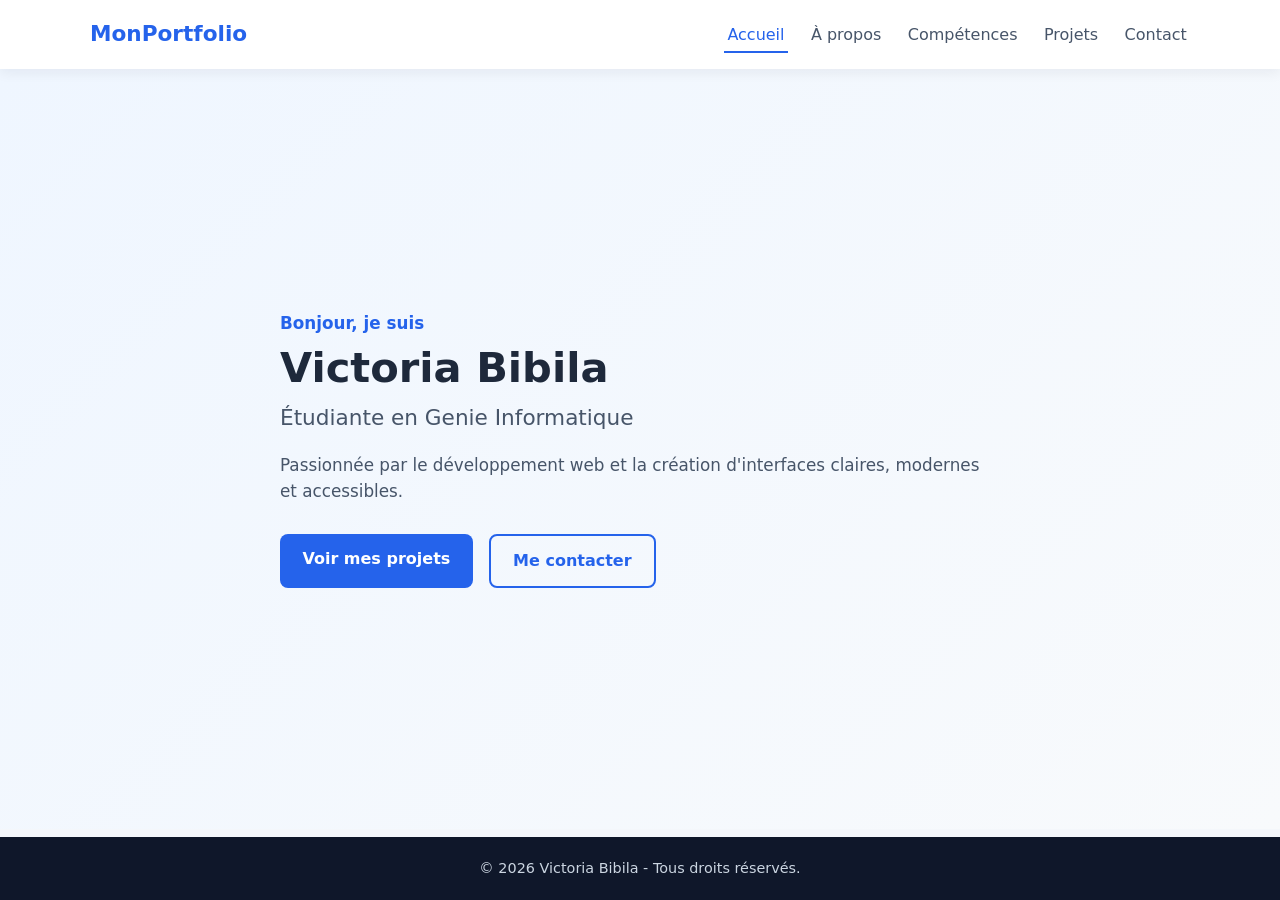
<file: index.html>
<!DOCTYPE html>
<html lang="fr">
<head>
    <meta charset="UTF-8">
    <meta name="viewport" content="width=device-width, initial-scale=1.0">
    <title>Accueil - Mon Portfolio</title>
    <!-- Lien vers la feuille de style CSS -->
    <link rel="stylesheet" href="css/style.css">
</head>
<body>

    <!-- En-tête et menu de navigation -->
    <header class="header">
        <div class="container nav-container">
            <a href="index.html" class="logo">MonPortfolio</a>
            <nav class="nav">
                <ul class="nav-list">
                    <a href="index.html" class="active">Accueil</a>
                    <a href="a-propos.html">À propos</a>
                    <a href="competences.html">Compétences</a>
                    <a href="projets.html">Projets</a>
                    <a href="contact.html">Contact</a>
                </ul>
            </nav>
        </div>
    </header>

    <!-- Contenu principal : Hero Section -->
    <main>
        <section class="hero">
            <div class="container hero-content fade-in">
                <p class="hero-subtitle">Bonjour, je suis</p>
                <h1 class="hero-title">Victoria Bibila</h1>
                <h2 class="hero-role">Étudiante en Genie Informatique</h2>
                <p class="hero-tagline">
                    Passionnée par le développement web et la création d'interfaces claires, modernes et accessibles.
                </p>
                <div class="hero-buttons">
                    <a href="projets.html" class="btn btn-primary">Voir mes projets</a>
                    <a href="contact.html" class="btn btn-secondary">Me contacter</a>
                </div>
            </div>
        </section>
    </main>

    <!-- Pied de page -->
    <footer class="footer">
        <div class="container">
            <p>&copy; 2026 Victoria Bibila - Tous droits réservés.</p>
        </div>
    </footer>

</body>
</html>
</file>
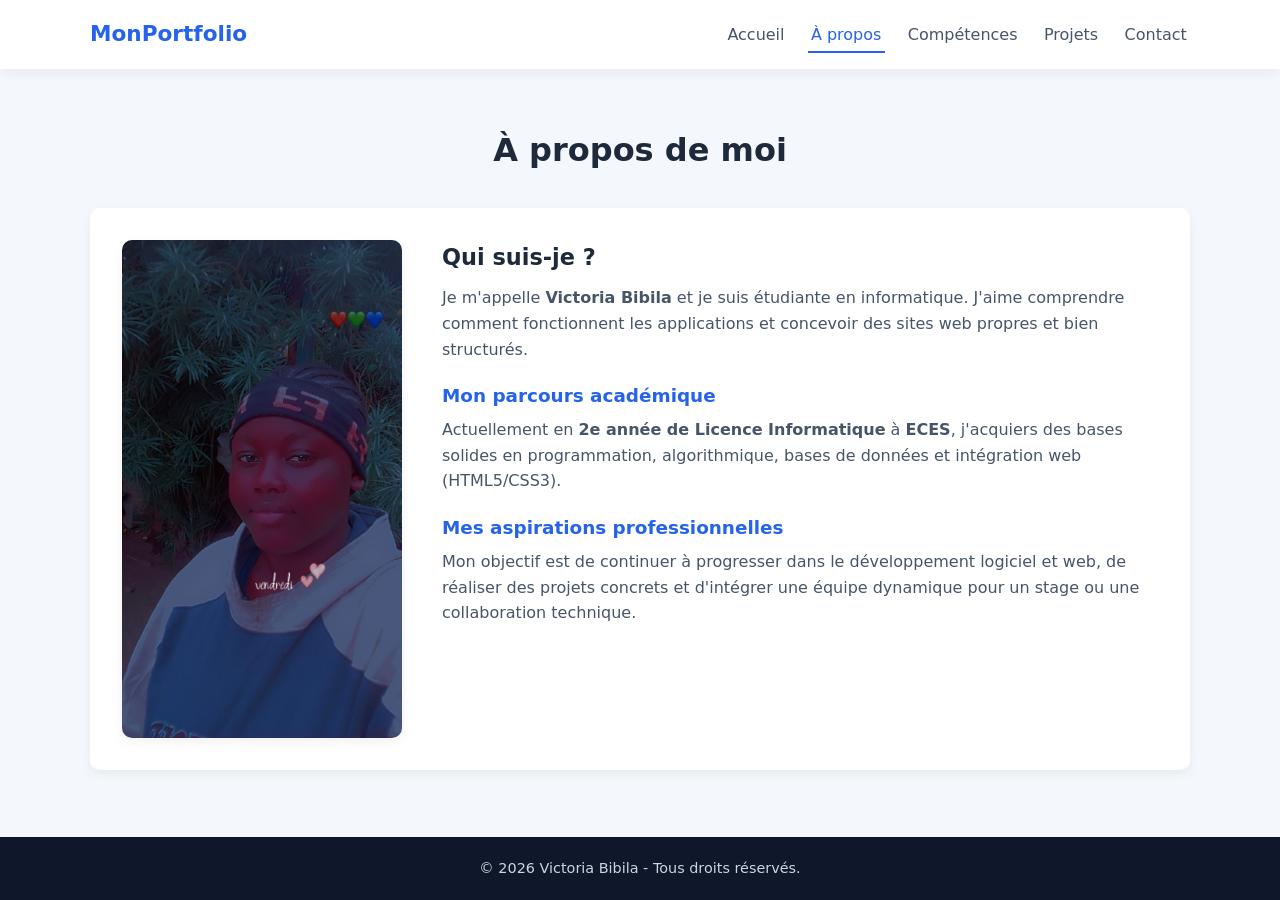
<file: a-propos.html>
<!DOCTYPE html>
<html lang="fr">
<head>
    <meta charset="UTF-8">
    <meta name="viewport" content="width=device-width, initial-scale=1.0">
    <title>a-propos - Mon Portfolio</title>
    <link rel="stylesheet" href="css/style.css">
</head>
<body>

    <header class="header">
        <div class="container nav-container">
            <a href="index.html" class="logo">MonPortfolio</a>
            <nav class="nav">
                <ul class="nav-list">
                    <a href="index.html">Accueil</a>
                    <a href="a-propos.html" class="active">À propos</a>
                    <a href="competences.html">Compétences</a>
                    <a href="projets.html">Projets</a>
                    <a href="contact.html">Contact</a>
                </ul>
            </nav>
        </div>
    </header>

    <main class="section">
        <div class="container">
            <h1 class="section-title slide-up">À propos de moi</h1>

            <div class="about-grid fade-in">
                <!-- Image de profil -->
                <div class="about-image">
                    <img src="images/avatar.jpg" alt="Photo de profil de [Victoria Bibila]">
                </div>

                <!-- Texte de présentation -->
                <div class="about-text">
                    <h2>Qui suis-je ?</h2>
                    <p>
                        Je m'appelle <strong>Victoria Bibila</strong> et je suis étudiante en informatique. J'aime comprendre comment fonctionnent les applications et concevoir des sites web propres et bien structurés.
                    </p>

                    <h3>Mon parcours académique</h3>
                    <p>
                        Actuellement en <strong> 2e année de Licence Informatique</strong> à <strong>ECES</strong>, j'acquiers des bases solides en programmation, algorithmique, bases de données et intégration web (HTML5/CSS3).
                    </p>

                    <h3>Mes aspirations professionnelles</h3>
                    <p>
                        Mon objectif est de continuer à progresser dans le développement logiciel et web, de réaliser des projets concrets et d'intégrer une équipe dynamique pour un stage ou une collaboration technique.
                    </p>
                </div>
            </div>
        </div>
    </main>

    <footer class="footer">
        <div class="container">
            <p>&copy; 2026 Victoria Bibila - Tous droits réservés.</p>
        </div>
    </footer>

</body>
</html>
</file>
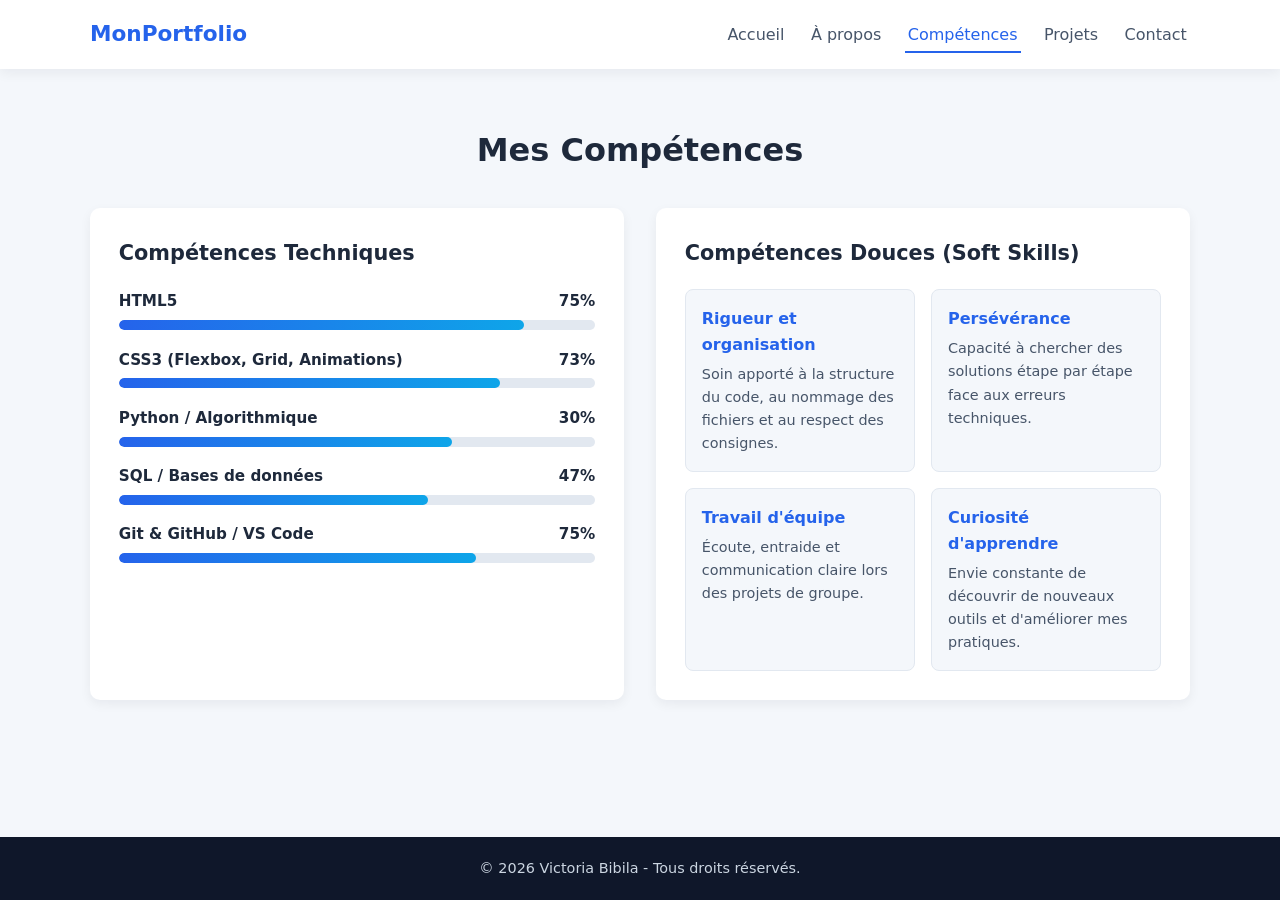
<file: competences.html>
<!DOCTYPE html>
<html lang="fr">
<head>
    <meta charset="UTF-8">
    <meta name="viewport" content="width=device-width, initial-scale=1.0">
    <title>Compétences - Mon Portfolio</title>
    <link rel="stylesheet" href="css/style.css">
</head>
<body>

    <header class="header">
        <div class="container nav-container">
            <a href="index.html" class="logo">MonPortfolio</a>
            <nav class="nav">
                <ul class="nav-list">
                    <a href="index.html">Accueil</a>
                    <a href="a-propos.html">À propos</a>
                    <a href="competences.html" class="active">Compétences</a>
                    <a href="projets.html">Projets</a>
                    <a href="contact.html">Contact</a>
                </ul>
            </nav>
        </div>
    </header>

    <main class="section">
        <div class="container">
            <h1 class="section-title slide-up">Mes Compétences</h1>

            <div class="skills-wrapper fade-in">
                <!-- Colonne 1 : Compétences Techniques (Hard Skills) -->
                <div class="skills-box">
                    <h2>Compétences Techniques</h2>

                    <div class="skill-item">
                        <div class="skill-info">
                            <span>HTML5</span>
                            <span>75%</span>
                        </div>
                        <div class="progress-bar">
                            <div class="progress-fill" style="width: 85%;"></div>
                        </div>
                    </div>

                    <div class="skill-item">
                        <div class="skill-info">
                            <span>CSS3 (Flexbox, Grid, Animations)</span>
                            <span>73%</span>
                        </div>
                        <div class="progress-bar">
                            <div class="progress-fill" style="width: 80%;"></div>
                        </div>
                    </div>

                    <div class="skill-item">
                        <div class="skill-info">
                            <span>Python / Algorithmique</span>
                            <span>30%</span>
                        </div>
                        <div class="progress-bar">
                            <div class="progress-fill" style="width: 70%;"></div>
                        </div>
                    </div>

                    <div class="skill-item">
                        <div class="skill-info">
                            <span>SQL / Bases de données</span>
                            <span>47%</span>
                        </div>
                        <div class="progress-bar">
                            <div class="progress-fill" style="width: 65%;"></div>
                        </div>
                    </div>

                    <div class="skill-item">
                        <div class="skill-info">
                            <span>Git & GitHub / VS Code</span>
                            <span>75%</span>
                        </div>
                        <div class="progress-bar">
                            <div class="progress-fill" style="width: 75%;"></div>
                        </div>
                    </div>
                </div>

                <!-- Colonne 2 : Compétences Douces (Soft Skills) -->
                <div class="skills-box">
                    <h2>Compétences Douces (Soft Skills)</h2>
                    <div class="soft-skills-grid">
                        <article class="soft-card">
                            <h3>Rigueur et organisation</h3>
                            <p>Soin apporté à la structure du code, au nommage des fichiers et au respect des consignes.</p>
                        </article>

                        <article class="soft-card">
                            <h3>Persévérance</h3>
                            <p>Capacité à chercher des solutions étape par étape face aux erreurs techniques.</p>
                        </article>

                        <article class="soft-card">
                            <h3>Travail d'équipe</h3>
                            <p>Écoute, entraide et communication claire lors des projets de groupe.</p>
                        </article>

                        <article class="soft-card">
                            <h3>Curiosité d'apprendre</h3>
                            <p>Envie constante de découvrir de nouveaux outils et d'améliorer mes pratiques.</p>
                        </article>
                    </div>
                </div>
            </div>
        </div>
    </main>

    <footer class="footer">
        <div class="container">
            <p>&copy; 2026 Victoria Bibila - Tous droits réservés.</p>
        </div>
    </footer>

</body>
</html>
</file>
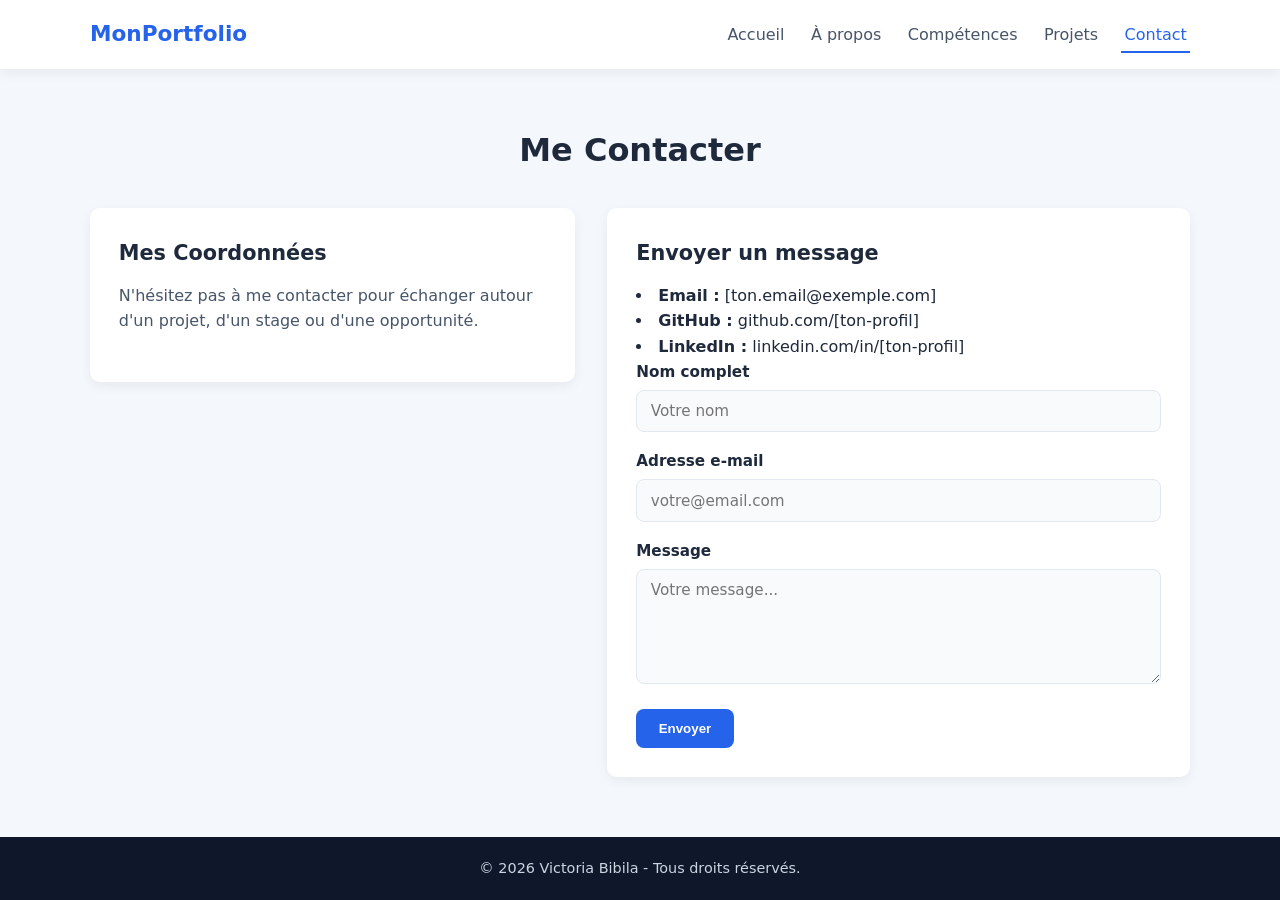
<file: contact.html>
<!DOCTYPE html>
<html lang="fr">
<head>
    <meta charset="UTF-8">
    <meta name="viewport" content="width=device-width, initial-scale=1.0">
    <title>Contact - Mon Portfolio</title>
    <link rel="stylesheet" href="css/style.css">
</head>
<body>

    <header class="header">
        <div class="container nav-container">
            <a href="index.html" class="logo">MonPortfolio</a>
            <nav class="nav">
                <ul class="nav-list">
                    <a href="index.html">Accueil</a>
                    <a href="a-propos.html">À propos</a>
                    <a href="competences.html">Compétences</a>
                    <a href="projets.html">Projets</a>
                    <a href="contact.html" class="active">Contact</a>
                </ul>
            </nav>
        </div>
    </header>

    <main class="section">
        <div class="container">
            <h1 class="section-title slide-up">Me Contacter</h1>

            <div class="contact-grid fade-in">
                <!-- Coordonnées professionnelles -->
                <div class="contact-info">
                    <h2>Mes Coordonnées</h2>
                    <p>N'hésitez pas à me contacter pour échanger autour d'un projet, d'un stage ou d'une opportunité.</p>

                    <ul class="contact-list">
                        
                    </ul>
                </div>

                
                <form class="contact-form" action="#">
                    <h2>Envoyer un message</h2><li><strong>Email :</strong> <a href="mailto:ton.email@exemple.com">[ton.email@exemple.com]</a></li>
                        <li><strong>GitHub :</strong> <a href="https://github.com/" target="_blank">github.com/[ton-profil]</a></li>
                        <li><strong>LinkedIn :</strong> <a href="https://linkedin.com/" target="_blank">linkedin.com/in/[ton-profil]</a></li>
                    </ul>

                    <div class="form-group">
                        <label for="nom">Nom complet</label>
                        <input type="text" id="nom" name="nom" placeholder="Votre nom" required>
                    </div>

                    <div class="form-group">
                        <label for="email">Adresse e-mail</label>
                        <input type="email" id="email" name="email" placeholder="votre@email.com" required>
                    </div>

                    <div class="form-group">
                        <label for="message">Message</label>
                        <textarea id="message" name="message" rows="5" placeholder="Votre message..." required></textarea>
                    </div>

                    <button type="submit" class="btn btn-primary">Envoyer</button>
                </form>
            </div>
        </div>
    </main>

    <footer class="footer">
        <div class="container">
            <p>&copy; 2026 Victoria Bibila - Tous droits réservés.</p>
        </div>
    </footer>

</body>
</html>
</file>
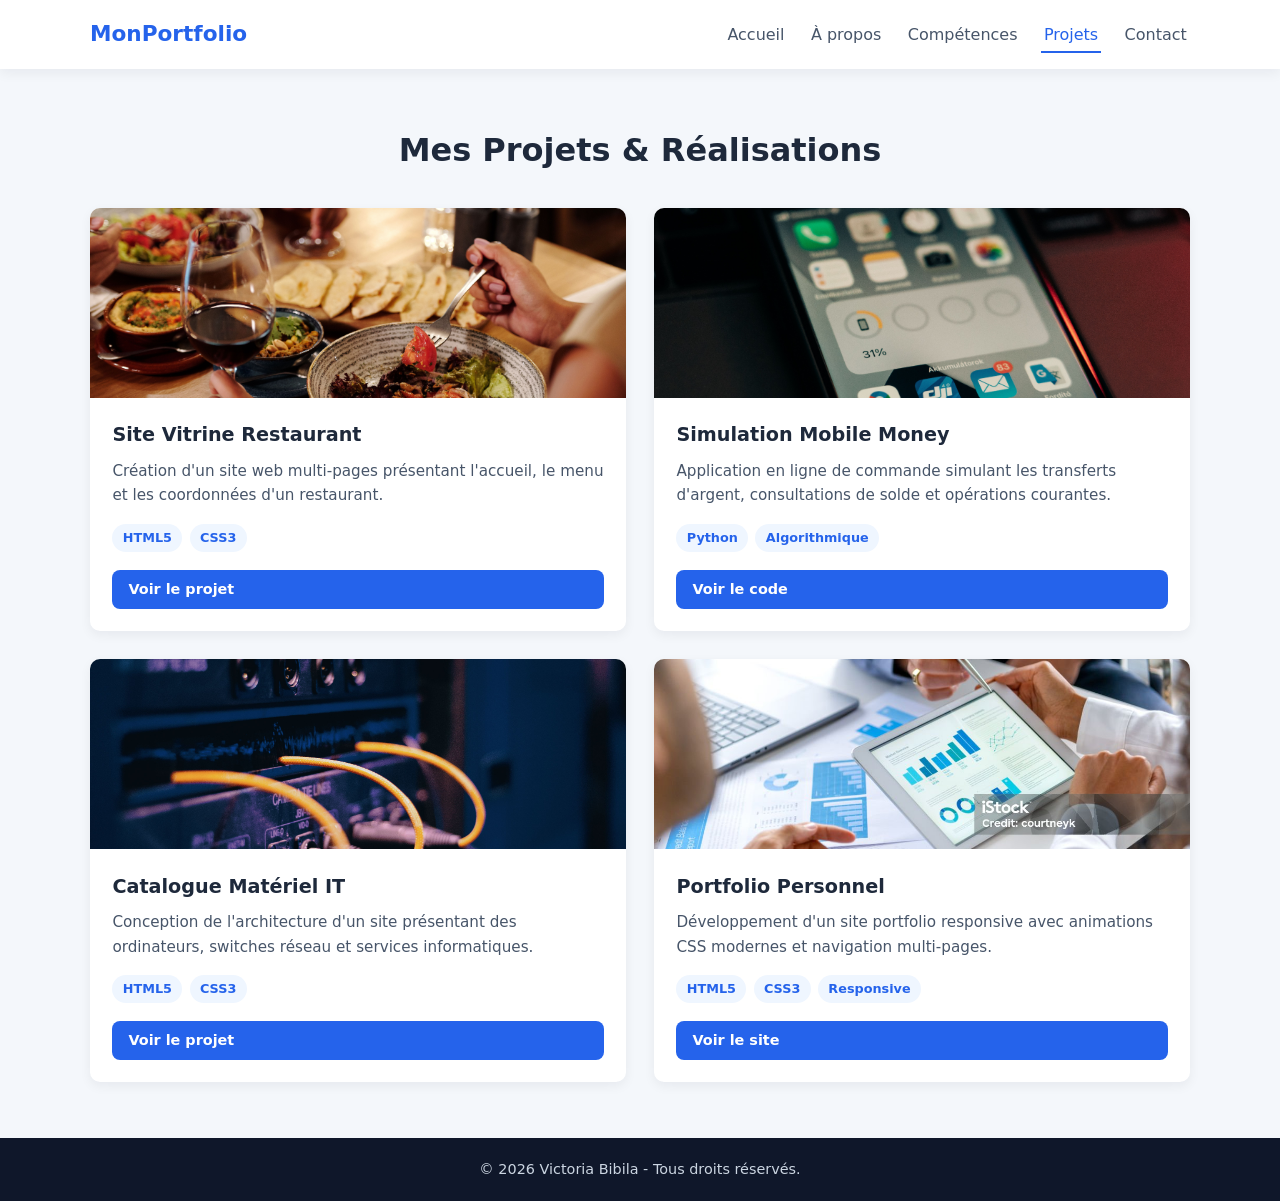
<file: projets.html>
<!DOCTYPE html>
<html lang="fr">
<head>
    <meta charset="UTF-8">
    <meta name="viewport" content="width=device-width, initial-scale=1.0">
    <title>Projets - Mon Portfolio</title>
    <link rel="stylesheet" href="css/style.css">
</head>
<body>

    <header class="header">
        <div class="container nav-container">
            <a href="index.html" class="logo">MonPortfolio</a>
            <nav class="nav">
                <ul class="nav-list">
                    <a href="index.html">Accueil</a>
                    <a href="a-propos.html">À propos</a>
                    <a href="competences.html">Compétences</a>
                    <a href="projets.html" class="active">Projets</a>
                    <a href="contact.html">Contact</a></li>
                </ul>
            </nav>
        </div>
    </header>

    <main class="section">
        <div class="container">
            <h1 class="section-title slide-up">Mes Projets & Réalisations</h1>

            <!-- Grille de 4 projets -->
            <div class="projects-grid fade-in">

                <!-- Projet 1 -->
                <article class="project-card">
                    <img src="images/projet1.png" alt="Aperçu du site vitrine restaurant" class="project-img">
                    <div class="project-body">
                        <h2>Site Vitrine Restaurant</h2>
                        <p>Création d'un site web multi-pages présentant l'accueil, le menu et les coordonnées d'un restaurant.</p>
                        <div class="project-tags">
                            <span>HTML5</span>
                            <span>CSS3</span>
                        </div>
                        <a href="#" class="btn btn-small">Voir le projet</a>
                    </div>
                </article>

                <!-- Projet 2 -->
                <article class="project-card">
                    <img src="images/projet2.png" alt="Aperçu de l'application console Mobile Money" class="project-img">
                    <div class="project-body">
                        <h2>Simulation Mobile Money</h2>
                        <p>Application en ligne de commande simulant les transferts d'argent, consultations de solde et opérations courantes.</p>
                        <div class="project-tags">
                            <span>Python</span>
                            <span>Algorithmique</span>
                        </div>
                        <a href="#" class="btn btn-small">Voir le code</a>
                    </div>
                </article>

                <!-- Projet 3 -->
                <article class="project-card">
                    <img src="images/projet3.png" alt="Aperçu du site catalogue matériel informatique" class="project-img">
                    <div class="project-body">
                        <h2>Catalogue Matériel IT</h2>
                        <p>Conception de l'architecture d'un site présentant des ordinateurs, switches réseau et services informatiques.</p>
                        <div class="project-tags">
                            <span>HTML5</span>
                            <span>CSS3</span>
                        </div>
                        <a href="#" class="btn btn-small">Voir le projet</a>
                    </div>
                </article>

                <!-- Projet 4 -->
                <article class="project-card">
                    <img src="images/projet4.png" alt="Aperçu de mon portfolio personnel" class="project-img">
                    <div class="project-body">
                        <h2>Portfolio Personnel</h2>
                        <p>Développement d'un site portfolio responsive avec animations CSS modernes et navigation multi-pages.</p>
                        <div class="project-tags">
                            <span>HTML5</span>
                            <span>CSS3</span>
                            <span>Responsive</span>
                        </div>
                        <a href="index.html" class="btn btn-small">Voir le site</a>
                    </div>
                </article>

            </div>
        </div>
    </main>

    <footer class="footer">
        <div class="container">
            <p>&copy; 2026 Victoria Bibila - Tous droits réservés.</p>
        </div>
    </footer>

</body>
</html>
</file>
<file: css/style.css>
/* ==========================================================================
   1. VARIABLES ET RÉINITIALISATION DE BASE
   ========================================================================== */
:root {
    --bg-color: #f4f7fb;
    --surface-color: #ffffff;
    --text-color: #1e293b;
    --muted-text: #475569;
    --primary-color: #2563eb;
    --primary-hover: #1d4ed8;
    --accent-color: #0ea5e9;
    --border-color: #e2e8f0;
    --shadow-sm: 0 4px 12px rgba(15, 23, 42, 0.06);
    --shadow-md: 0 12px 24px rgba(15, 23, 42, 0.12);
    --radius: 10px;
    --transition: 0.3s ease;
}

* {
    box-sizing: border-box;
    margin: 0;
    padding: 0;
}

html {
    scroll-behavior: smooth;
}

body {
    font-family: system-ui, -apple-system, "Segoe UI", Roboto, sans-serif;
    background-color: var(--bg-color);
    color: var(--text-color);
    line-height: 1.6;
    min-height: 100vh;
    display: flex;
    flex-direction: column;
}

img {
    max-width: 100%;
    height: auto;
    display: block;
}

a {
    color: inherit;
    text-decoration: none;
}

ul {
    list-style: none;
}

.container {
    width: 90%;
    max-width: 1100px;
    margin: 0 auto;
}

/* ==========================================================================
   2. EN-TÊTE ET NAVIGATION
   ========================================================================== */
.header {
    background-color: var(--surface-color);
    box-shadow: var(--shadow-sm);
    position: sticky;
    top: 0;
    z-index: 100;
}

.nav-container {
    display: flex;
    justify-content: space-between;
    align-items: center;
    padding: 1rem 0;
    gap: 1rem;
}

.logo {
    font-size: 1.35rem;
    font-weight: 700;
    color: var(--primary-color);
    transition: transform var(--transition), color var(--transition);
}

.logo:hover {
    color: var(--primary-hover);
    transform: translateY(-1px);
}

.nav-list {
    display: flex;
    flex-wrap: wrap;
    gap: 0.5rem 1.25rem;
}

.nav-list a {
    font-weight: 500;
    color: var(--muted-text);
    padding: 0.35rem 0.2rem;
    position: relative;
    transition: color var(--transition);
}

.nav-list a::after {
    content: "";
    position: absolute;
    left: 0;
    bottom: 0;
    width: 0;
    height: 2px;
    background-color: var(--primary-color);
    transition: width var(--transition);
}

.nav-list a:hover,
.nav-list a.active {
    color: var(--primary-color);
}

.nav-list a:hover::after,
.nav-list a.active::after {
    width: 100%;
}

/* ==========================================================================
   3. BOUTONS ET SECTIONS GÉNÉRALES
   ========================================================================== */
main {
    flex: 1;
}

.section {
    padding: 3.5rem 0;
}

.section-title {
    font-size: 2rem;
    margin-bottom: 2rem;
    text-align: center;
    color: var(--text-color);
}

.btn {
    display: inline-block;
    padding: 0.75rem 1.4rem;
    border-radius: 8px;
    font-weight: 600;
    border: none;
    cursor: pointer;
    transition: transform var(--transition), box-shadow var(--transition), background-color var(--transition), color var(--transition);
}

.btn:hover {
    transform: translateY(-2px);
    box-shadow: var(--shadow-sm);
}

.btn-primary {
    background-color: var(--primary-color);
    color: #ffffff;
}

.btn-primary:hover {
    background-color: var(--primary-hover);
}

.btn-secondary {
    background-color: transparent;
    color: var(--primary-color);
    border: 2px solid var(--primary-color);
}

.btn-secondary:hover {
    background-color: var(--primary-color);
    color: #ffffff;
}

.btn-small {
    padding: 0.5rem 1rem;
    font-size: 0.9rem;
    background-color: var(--primary-color);
    color: #ffffff;
}

.btn-small:hover {
    background-color: var(--primary-hover);
}

/* ==========================================================================
   4. PAGE D'ACCUEIL (HERO SECTION)
   ========================================================================== */
.hero {
    min-height: calc(100vh - 140px);
    display: flex;
    align-items: center;
    padding: 3rem 0;
    background: linear-gradient(135deg, #eff6ff 0%, #f8fafc 100%);
}

.hero-content {
    max-width: 720px;
}

.hero-subtitle {
    font-size: 1.05rem;
    color: var(--primary-color);
    font-weight: 600;
    margin-bottom: 0.4rem;
}

.hero-title {
    font-size: 2.6rem;
    line-height: 1.2;
    margin-bottom: 0.5rem;
}

.hero-role {
    font-size: 1.35rem;
    color: var(--muted-text);
    font-weight: 500;
    margin-bottom: 1rem;
}

.hero-tagline {
    font-size: 1.05rem;
    color: var(--muted-text);
    margin-bottom: 1.8rem;
}

.hero-buttons {
    display: flex;
    flex-wrap: wrap;
    gap: 1rem;
}

/* ==========================================================================
   5. PAGE À PROPOS
   ========================================================================== */
.about-grid {
    display: grid;
    grid-template-columns: 280px 1fr;
    gap: 2.5rem;
    align-items: start;
    background-color: var(--surface-color);
    padding: 2rem;
    border-radius: var(--radius);
    box-shadow: var(--shadow-sm);
}

.about-image img {
    border-radius: var(--radius);
    box-shadow: var(--shadow-sm);
    transition: transform var(--transition);
}

.about-image img:hover {
    transform: scale(1.02);
}

.about-text h2 {
    font-size: 1.4rem;
    margin-bottom: 0.6rem;
}

.about-text h3 {
    font-size: 1.15rem;
    margin-top: 1.2rem;
    margin-bottom: 0.4rem;
    color: var(--primary-color);
}

.about-text p {
    color: var(--muted-text);
}

/* ==========================================================================
   6. PAGE COMPÉTENCES
   ========================================================================== */
.skills-wrapper {
    display: grid;
    grid-template-columns: repeat(2, 1fr);
    gap: 2rem;
}

.skills-box {
    background-color: var(--surface-color);
    padding: 1.8rem;
    border-radius: var(--radius);
    box-shadow: var(--shadow-sm);
}

.skills-box h2 {
    font-size: 1.3rem;
    margin-bottom: 1.2rem;
}

.skill-item {
    margin-bottom: 1.1rem;
}

.skill-info {
    display: flex;
    justify-content: space-between;
    font-size: 0.95rem;
    font-weight: 600;
    margin-bottom: 0.4rem;
}

.progress-bar {
    width: 100%;
    height: 10px;
    background-color: var(--border-color);
    border-radius: 999px;
    overflow: hidden;
}

.progress-fill {
    height: 100%;
    background: linear-gradient(90deg, var(--primary-color), var(--accent-color));
    border-radius: 999px;
    transition: width 0.6s ease;
}

.soft-skills-grid {
    display: grid;
    grid-template-columns: repeat(2, 1fr);
    gap: 1rem;
}

.soft-card {
    background-color: var(--bg-color);
    padding: 1rem;
    border-radius: 8px;
    border: 1px solid var(--border-color);
    transition: transform var(--transition), box-shadow var(--transition), border-color var(--transition);
}

.soft-card:hover {
    transform: translateY(-4px);
    box-shadow: var(--shadow-sm);
    border-color: var(--primary-color);
}

.soft-card h3 {
    font-size: 1rem;
    margin-bottom: 0.35rem;
    color: var(--primary-color);
}

.soft-card p {
    font-size: 0.9rem;
    color: var(--muted-text);
}

/* ==========================================================================
   7. PAGE PROJETS
   ========================================================================== */
.projects-grid {
    display: grid;
    grid-template-columns: repeat(2, 1fr);
    gap: 1.75rem;
}

.project-card {
    background-color: var(--surface-color);
    border-radius: var(--radius);
    overflow: hidden;
    box-shadow: var(--shadow-sm);
    display: flex;
    flex-direction: column;
    transition: transform var(--transition), box-shadow var(--transition);
}

.project-card:hover {
    transform: translateY(-6px);
    box-shadow: var(--shadow-md);
}

.project-img {
    width: 100%;
    height: 190px;
    object-fit: cover;
    transition: transform var(--transition);
}

.project-card:hover .project-img {
    transform: scale(1.03);
}

.project-body {
    padding: 1.4rem;
    display: flex;
    flex-direction: column;
    flex: 1;
}

.project-body h2 {
    font-size: 1.2rem;
    margin-bottom: 0.5rem;
}

.project-body p {
    color: var(--muted-text);
    font-size: 0.95rem;
    margin-bottom: 1rem;
    flex: 1;
}

.project-tags {
    display: flex;
    flex-wrap: wrap;
    gap: 0.45rem;
    margin-bottom: 1.1rem;
}

.project-tags span {
    background-color: #eff6ff;
    color: var(--primary-color);
    font-size: 0.8rem;
    font-weight: 600;
    padding: 0.25rem 0.65rem;
    border-radius: 999px;
}

/* ==========================================================================
   8. PAGE CONTACT (FORMULAIRE STATIQUE)
   ========================================================================== */
.contact-grid {
    display: grid;
    grid-template-columns: 1fr 1.2fr;
    gap: 2rem;
    align-items: start;
}

.contact-info,
.contact-form {
    background-color: var(--surface-color);
    padding: 1.8rem;
    border-radius: var(--radius);
    box-shadow: var(--shadow-sm);
}

.contact-info h2,
.contact-form h2 {
    font-size: 1.3rem;
    margin-bottom: 0.8rem;
}

.contact-info p {
    color: var(--muted-text);
    margin-bottom: 1.2rem;
}

.contact-list li {
    margin-bottom: 0.75rem;
    color: var(--text-color);
}

.contact-list a {
    color: var(--primary-color);
    transition: color var(--transition);
}

.contact-list a:hover {
    text-decoration: underline;
    color: var(--primary-hover);
}

.form-group {
    margin-bottom: 1.1rem;
}

.form-group label {
    display: block;
    font-weight: 600;
    margin-bottom: 0.35rem;
    font-size: 0.95rem;
}

.form-group input,
.form-group textarea {
    width: 100%;
    padding: 0.7rem 0.85rem;
    border: 1px solid var(--border-color);
    border-radius: 8px;
    font-family: inherit;
    font-size: 0.95rem;
    color: var(--text-color);
    background-color: #f8fafc;
    transition: border-color var(--transition), box-shadow var(--transition), background-color var(--transition);
}

.form-group input:focus,
.form-group textarea:focus {
    outline: none;
    background-color: #ffffff;
    border-color: var(--primary-color);
    box-shadow: 0 0 0 3px rgba(37, 99, 235, 0.15);
}

/* ==========================================================================
   9. PIED DE PAGE (FOOTER)
   ========================================================================== */
.footer {
    background-color: #0f172a;
    color: #cbd5e1;
    text-align: center;
    padding: 1.25rem 0;
    font-size: 0.9rem;
}


/* ==========================================================================
   10. ANIMATIONS CSS (KEYFRAMES)
   ========================================================================== */
@keyframes fadeIn {
    from {
        opacity: 0;
    }
    to {
        opacity: 1;
    }
}

@keyframes slideUp {
    from {
        opacity: 0;
        transform: translateY(18px);
    }
    to {
        opacity: 1;
        transform: translateY(0);
    }
}

.fade-in {
    animation: fadeIn 0.65s ease both;
}

.slide-up {
    animation: slideUp 0.6s ease both;
}

/* ==========================================================================
   11. RESPONSIVE (TABLETTES ET MOBILES)
   ========================================================================== */
@media (max-width: 850px) {
    .about-grid,
    .skills-wrapper,
    .projects-grid,
    .contact-grid {
        grid-template-columns: 1fr;
    }

    .about-image {
        max-width: 240px;
        margin: 0 auto;
    }
}

@media (max-width: 600px) {
    .nav-container {
        flex-direction: column;
        align-items: center;
    }

    .nav-list {
        justify-content: center;
    }

    .hero-title {
        font-size: 2rem;
    }

    .soft-skills-grid {
        grid-template-columns: 1fr;
    }
}
</file>
